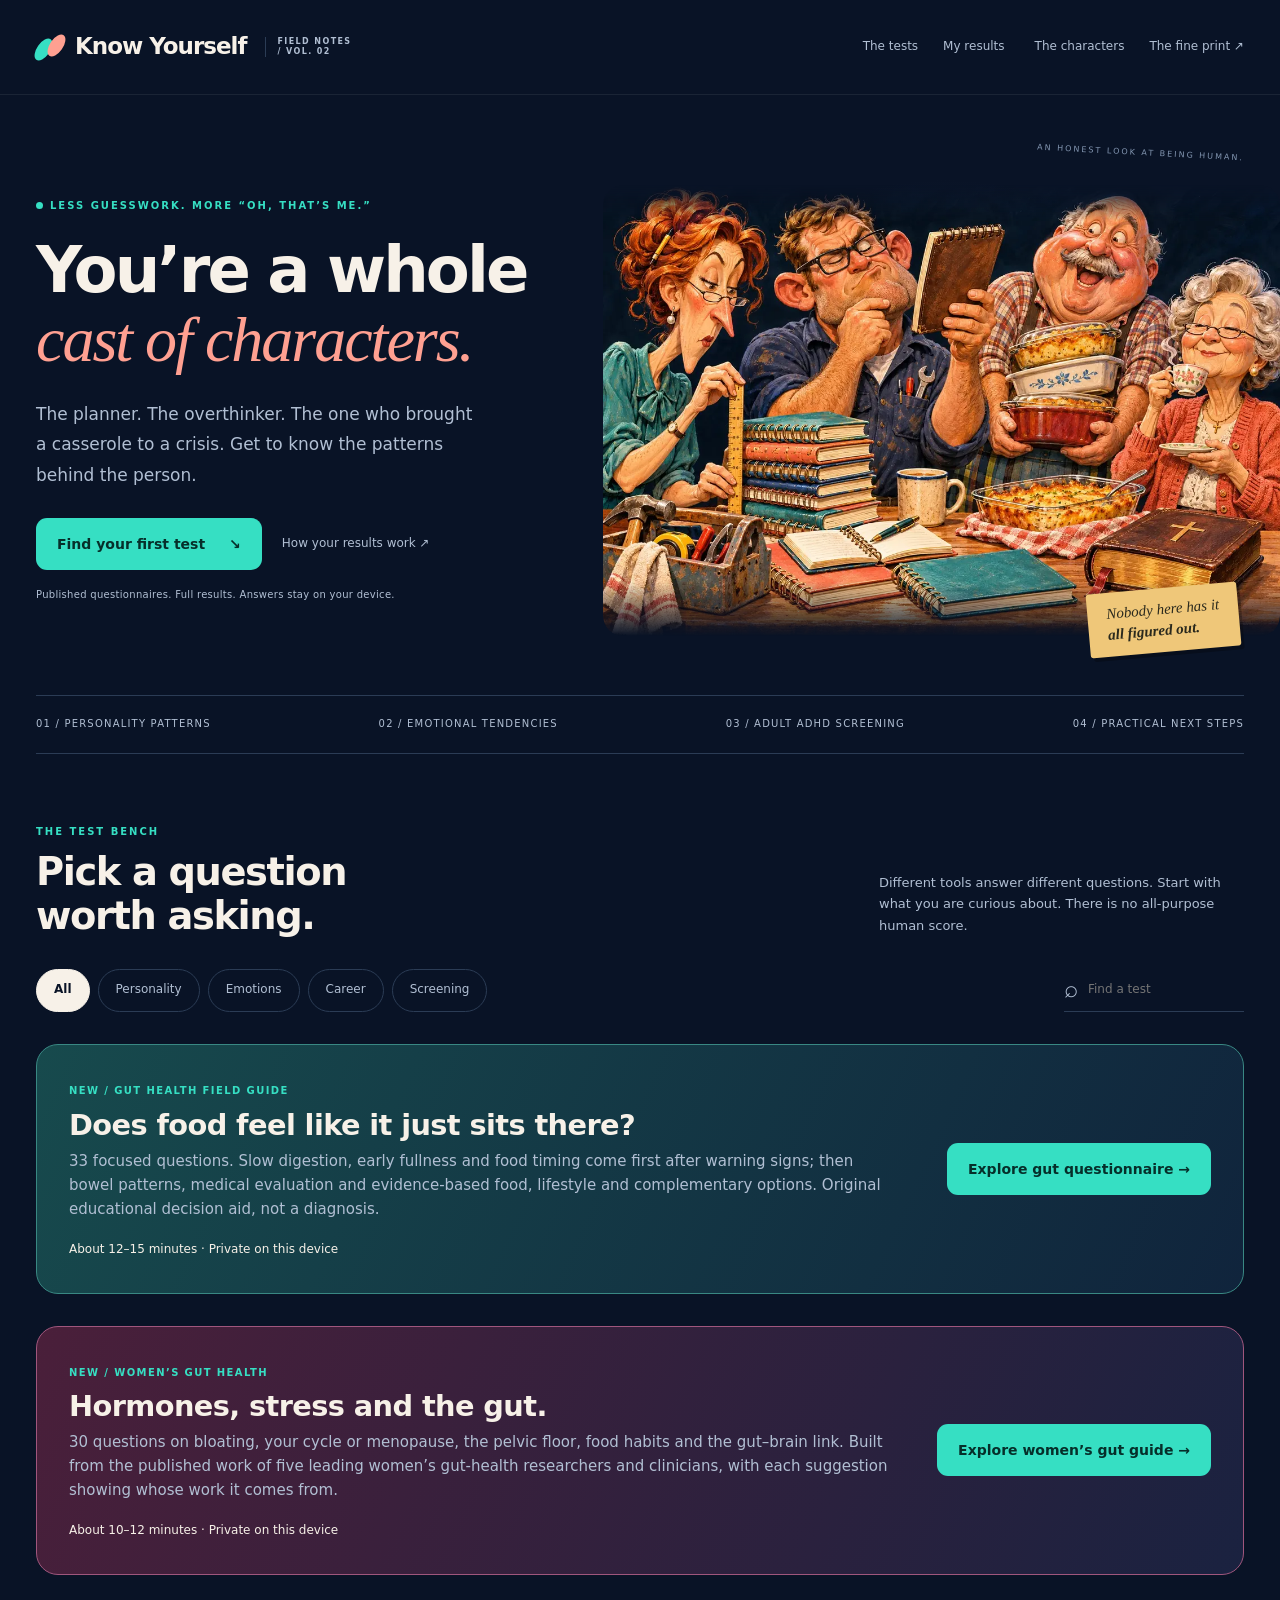
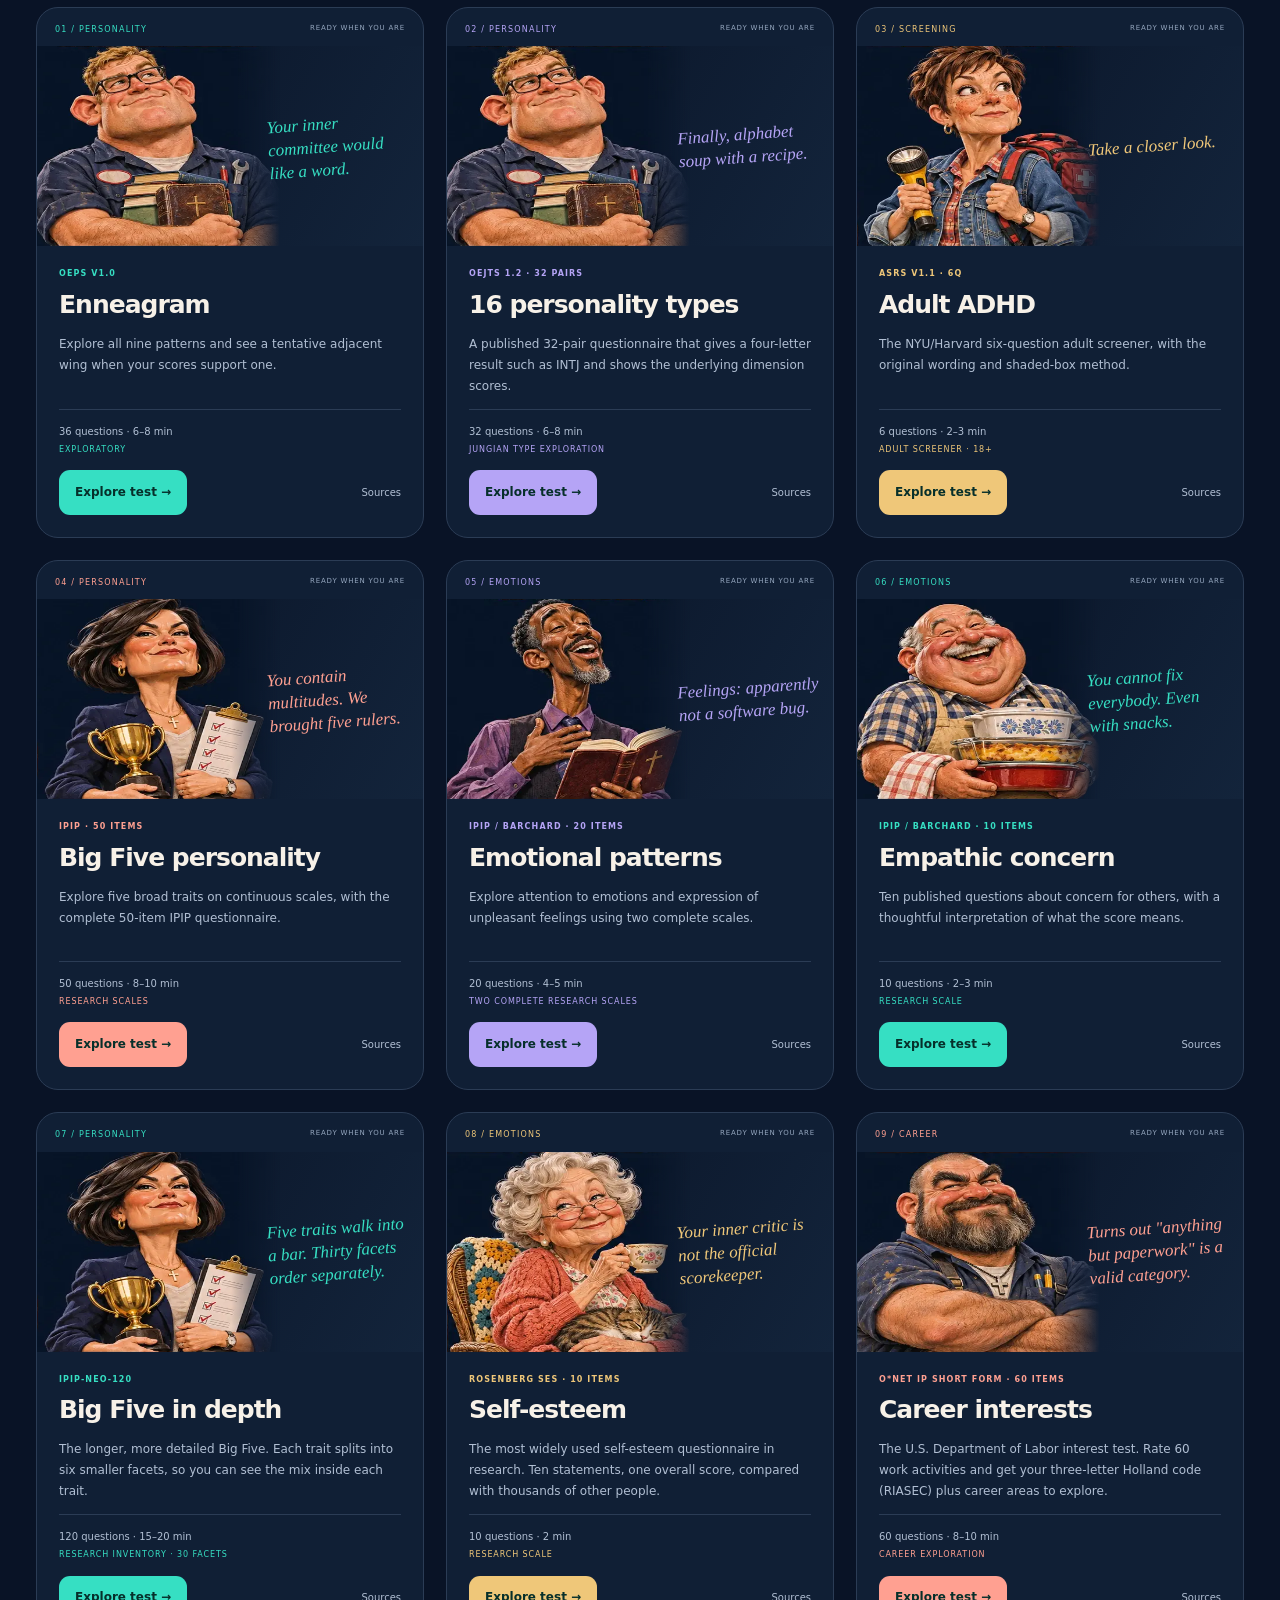
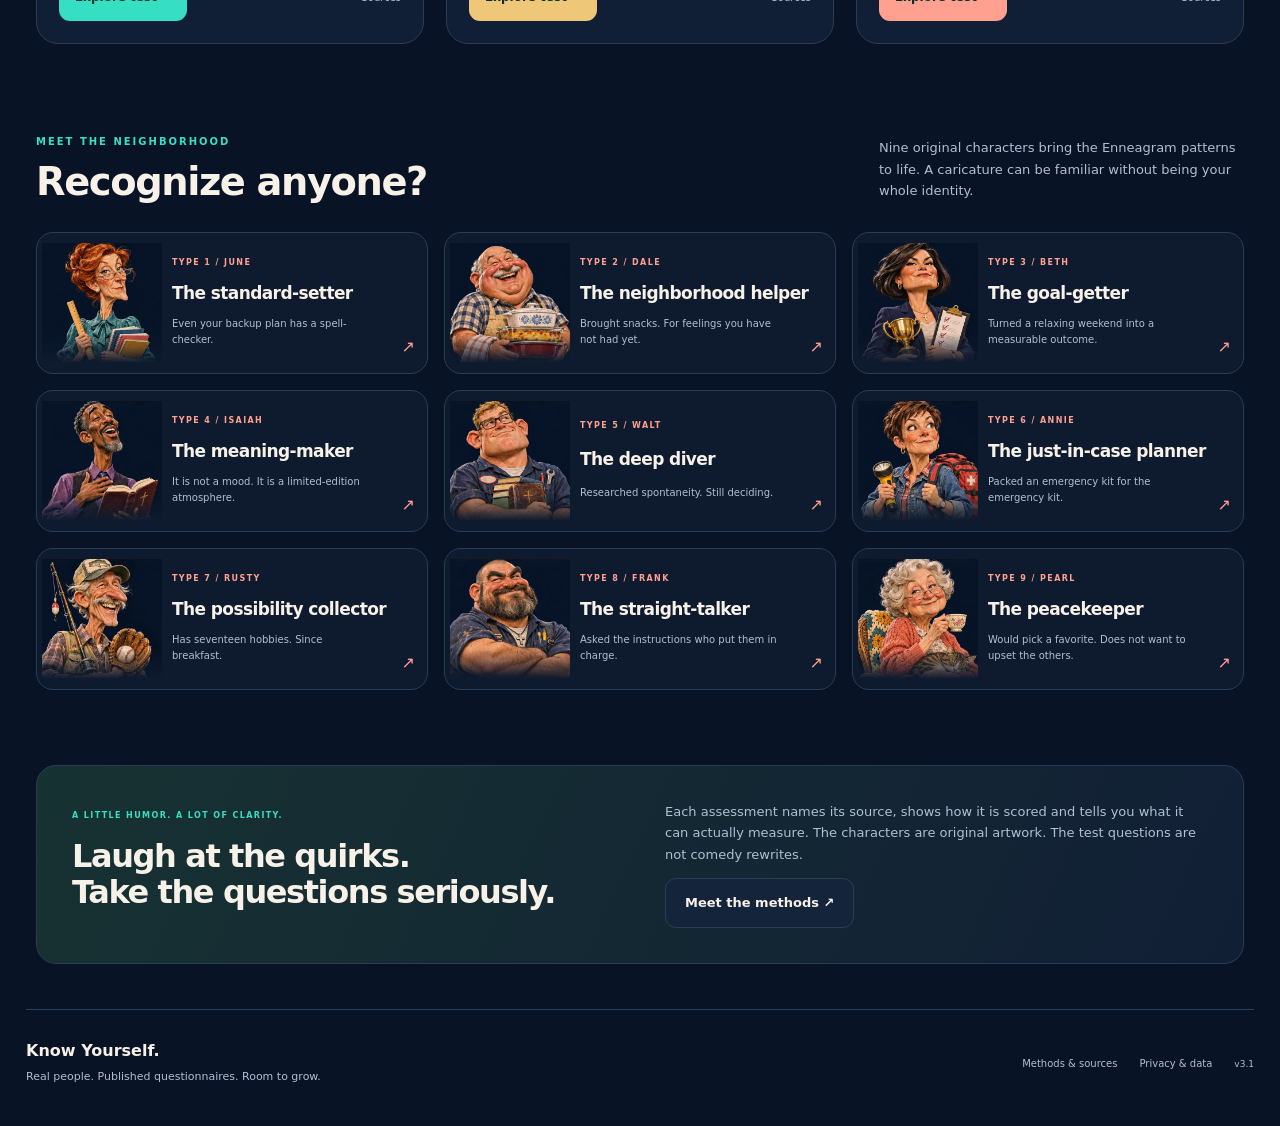
<file: index.html>
<!doctype html><html lang="en"><head><meta charset="utf-8"><meta name="viewport" content="width=device-width,initial-scale=1"><meta name="theme-color" content="#091326"><title>Know Yourself</title><meta http-equiv="refresh" content="0; url=./docs/"><link rel="canonical" href="./docs/"><script>location.replace('./docs/'+location.hash)</script><style>body{background:#091326;color:#f6efe6;font-family:system-ui,sans-serif;display:grid;place-items:center;min-height:100vh;margin:0}a{color:#38e0c6}</style></head><body><p>Opening <a href="./docs/">Know Yourself</a>…</p></body></html>
</file>
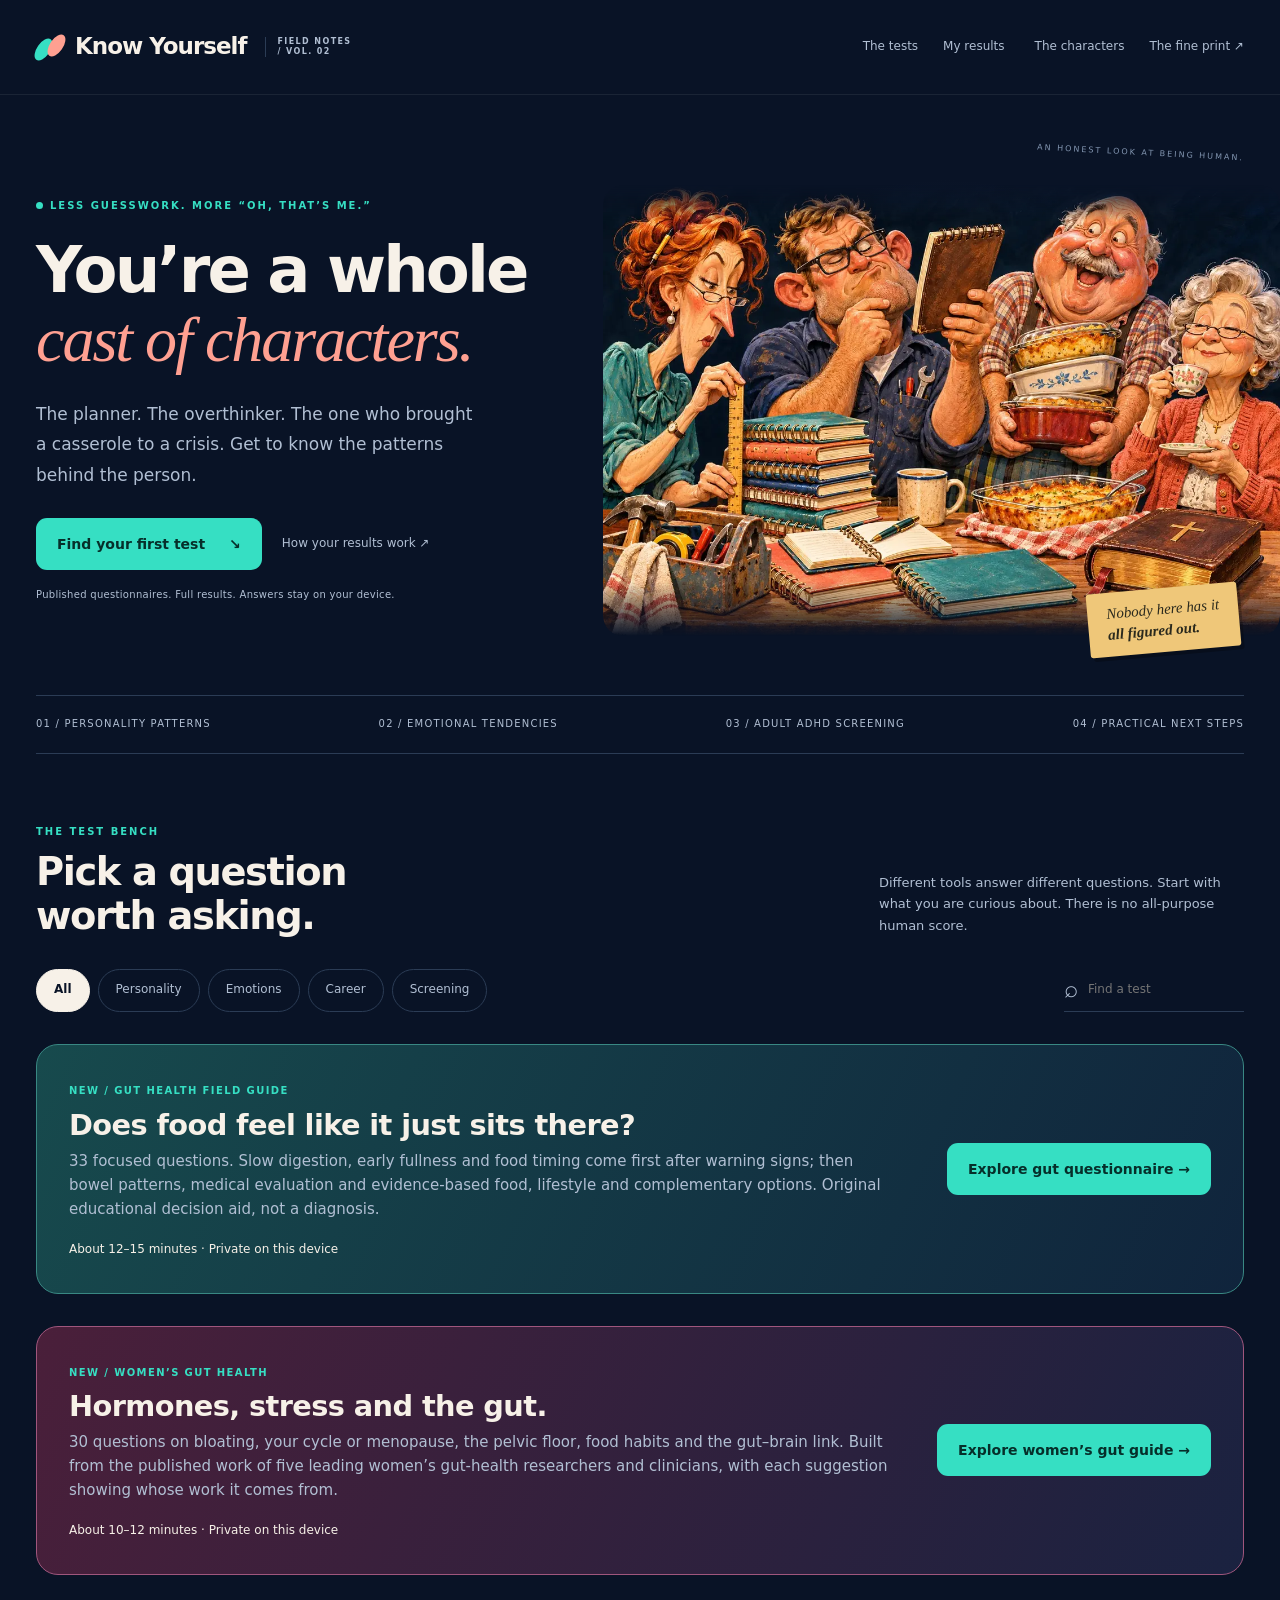
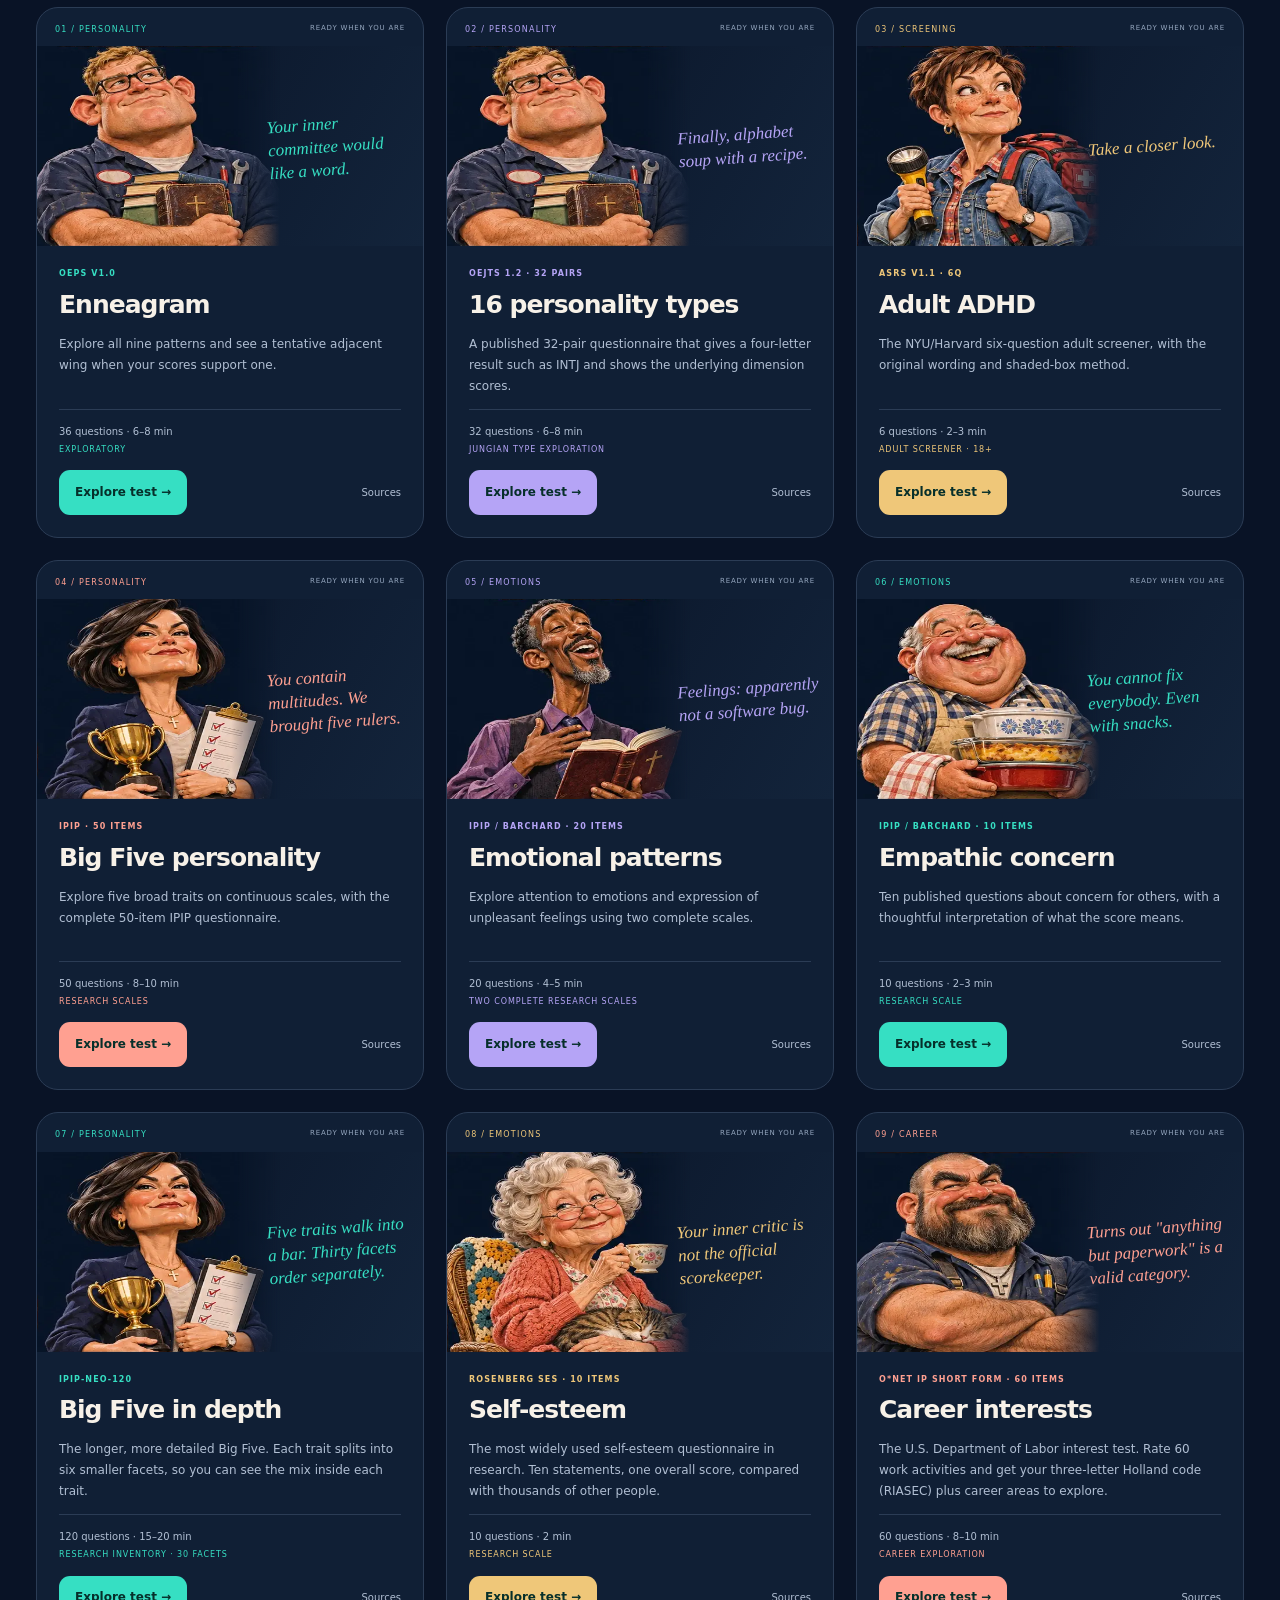
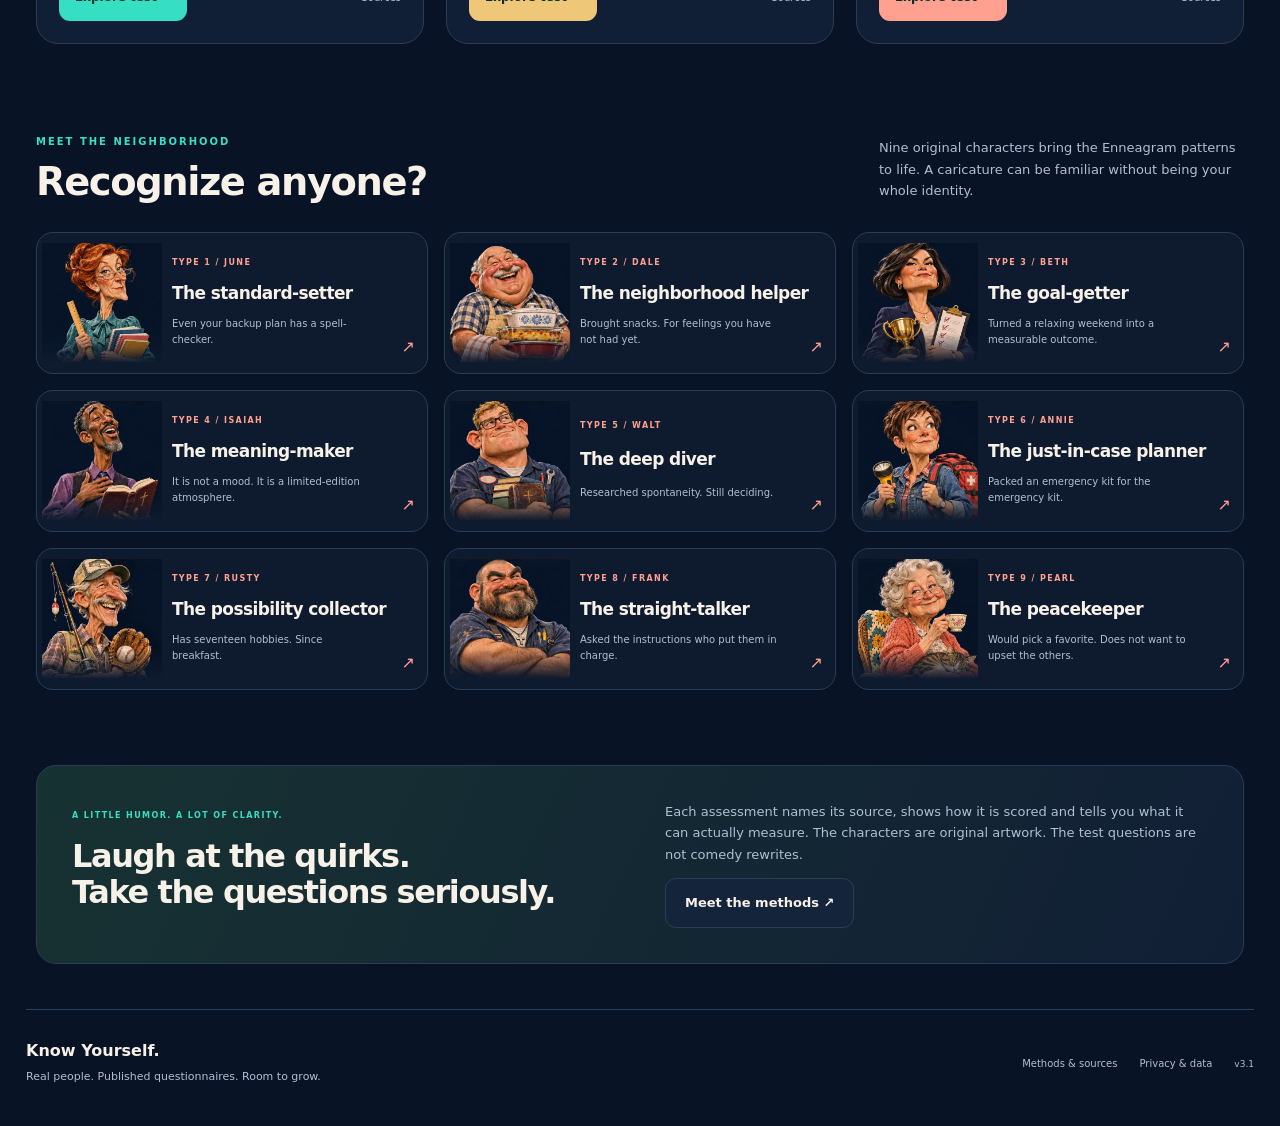
<file: docs/index.html>
<!doctype html><html lang="en"><head><meta charset="utf-8"><meta name="viewport" content="width=device-width,initial-scale=1,viewport-fit=cover"><meta name="theme-color" content="#091326"><meta name="description" content="Explore Enneagram wings, 16 personality types, Big Five with 30 facets, self-esteem, career interests, adult ADHD screening, emotional patterns, empathy and a guided gut-health questionnaire with published questionnaires and original caricatures."><title>Know Yourself — A whole cast of characters.</title><link rel="icon" href="assets/favicon-32.png" type="image/png" sizes="32x32"><link rel="apple-touch-icon" href="assets/apple-touch-icon.png"><meta name="apple-mobile-web-app-capable" content="yes"><meta name="mobile-web-app-capable" content="yes"><meta name="apple-mobile-web-app-title" content="Know Yourself"><meta name="apple-mobile-web-app-status-bar-style" content="black-translucent"><link rel="manifest" href="manifest.webmanifest"><link rel="stylesheet" href="style.css"><script defer src="profiles.js"></script><script defer src="catalog.js"></script><script defer src="norms.js"></script><script defer src="extras-data.js"></script><script defer src="engine.js"></script><script defer src="gut-data.js"></script><script defer src="gut.js"></script><script defer src="wgut-data.js"></script><script defer src="wgut.js"></script><script defer src="extras.js"></script><script defer src="app.js"></script></head><body><a class="skip" href="#main">Skip to content</a><header><a class="brand" href="#home" aria-label="Know Yourself home"><span class="brandmark" aria-hidden="true"><i></i><i></i></span>Know Yourself<span class="edition">FIELD NOTES / VOL. 02</span></a><nav aria-label="Main navigation"><a href="#tests">The tests</a><a href="#notes">My results <span id="notesCount"></span></a><a href="#cast">The characters</a><button class="textbtn" data-action="methods">The fine print ↗</button></nav></header><div id="storageWarning" class="notice" hidden>Browser saving is unavailable. Keep this tab open to retain your answers.</div><main id="main" tabindex="-1"></main><footer><div><b>Know Yourself.</b><p>Real people. Published questionnaires. Room to grow.</p></div><div><button class="textbtn" data-action="methods">Methods & sources</button><button class="textbtn" data-action="privacy">Privacy & data</button><span>v3.1</span></div></footer><dialog id="modal" aria-labelledby="modalTitle"><div class="dialoghead"><h2 id="modalTitle"></h2><button class="iconbtn" id="closeModal" aria-label="Close dialog">×</button></div><div id="modalBody"></div></dialog><div id="toast" role="status" aria-live="polite"></div></body></html>
</file>
<file: docs/style.css>
:root{color-scheme:dark;--bg:#091326;--panel:#101f35;--line:#2b3c55;--ink:#f7f1e8;--muted:#b1bfd3;--teal:#36dfc3;--coral:#ffa091;--gold:#efc779;--violet:#b5a4f6;--r:22px}*{box-sizing:border-box}html{scroll-padding-top:20px}body{margin:0;background:var(--bg);color:var(--ink);font:15px/1.65 system-ui,-apple-system,BlinkMacSystemFont,'Segoe UI',sans-serif}button,input,a{touch-action:manipulation}button{font:inherit;cursor:pointer}a{color:inherit;text-decoration:none}button,a{-webkit-tap-highlight-color:transparent}button:disabled{opacity:.4;cursor:not-allowed}button:focus-visible,a:focus-visible,input:focus-visible,summary:focus-visible{outline:3px solid var(--coral);outline-offset:4px}main:focus{outline:none}.skip{position:fixed;top:-90px;left:10px;background:var(--teal);color:var(--bg);padding:10px;z-index:100}.skip:focus{top:10px}header{max-width:1420px;margin:auto;padding:25px 36px;display:flex;justify-content:space-between;align-items:center;gap:25px;border-bottom:1px solid #ffffff12}.brand{font-weight:850;font-size:23px;letter-spacing:-1px;display:flex;align-items:center;gap:10px;white-space:nowrap}.brandmark{width:29px;height:28px;position:relative;display:block;flex-shrink:0}.brandmark i{position:absolute;left:1px;top:4px;width:13px;height:25px;border-radius:100%;transform:rotate(35deg);background:var(--teal)}.brandmark i+i{left:14px;top:0;background:var(--coral)}.edition{font-size:8px;letter-spacing:1.4px;color:var(--muted);padding-left:12px;margin-left:8px;border-left:1px solid var(--line);line-height:1.3;max-width:90px;white-space:normal}nav{display:flex;align-items:center;gap:25px;color:var(--muted);font-size:12px}nav a{min-height:44px;display:flex;align-items:center;gap:5px}nav a:hover,.textbtn:hover,.quietlink:hover{color:var(--teal)}#notesCount:not(:empty){display:inline-flex;background:#173a38;color:var(--teal);border-radius:20px;min-width:21px;height:21px;align-items:center;justify-content:center;font-size:10px}main{max-width:1300px;margin:auto;padding:0 36px;min-height:75vh}h1,h2,h3,h4,p{margin-top:0}h1{font-size:clamp(42px,5vw,67px);line-height:1.08;letter-spacing:-2.9px;font-weight:850;margin-bottom:24px}h1 em,h2 em{font-family:Georgia,serif;font-weight:500;color:var(--coral);letter-spacing:-2px}h2{font-size:clamp(28px,3vw,40px);line-height:1.15;letter-spacing:-1.4px;margin-bottom:17px}h3{font-size:20px;line-height:1.3;letter-spacing:-.6px;margin-bottom:12px}p{color:var(--muted)}.eyebrow,.label,.sectionlabel{font-size:10px;letter-spacing:2px;line-height:1.6;font-weight:750;text-transform:uppercase;color:var(--teal)}.eyebrow{margin-bottom:22px;display:block}.label{letter-spacing:1.4px}.liveDot{display:inline-block;width:7px;height:7px;border-radius:100%;background:var(--teal);margin-right:7px}.textbtn{background:none;border:0;color:inherit;min-height:44px;padding:10px 0;font-size:12px;text-align:left}.primary{display:inline-flex;justify-content:center;align-items:center;gap:24px;min-height:52px;border:1px solid transparent;background:var(--teal);color:#062f2a;border-radius:11px;padding:13px 20px;line-height:1.45;font-weight:800;font-size:14px;transition:transform .15s,background .15s}.primary:hover{background:#70edd9;transform:translateY(-1px)}.secondary{display:inline-flex;align-items:center;justify-content:center;min-height:50px;border:1px solid var(--line);background:#14243a;color:var(--ink);border-radius:11px;padding:12px 19px;font-size:13px;font-weight:650}.secondary:hover{border-color:var(--teal)}.quietlink{font-size:12px;color:var(--muted);min-height:44px;display:inline-flex;align-items:center}.inlineactions{display:flex;align-items:center;gap:20px;flex-wrap:wrap}.hero{display:grid;grid-template-columns:1fr 1fr;gap:10px;padding:65px 0 43px;align-items:center}.herocopy{position:relative;z-index:1}.herointro{font-size:17px;line-height:1.8;max-width:450px;margin-bottom:28px}.herofoot{font-size:10px;letter-spacing:.3px;margin-top:17px}.herostage{min-width:0;position:relative;border-radius:26px;background:radial-gradient(ellipse at center,#1d304c 0,transparent 65%);padding:25px 0 16px}.stageindex{position:absolute;top:-14px;right:0;font-size:8px;color:#8396b1;letter-spacing:2px;transform:rotate(3deg)}.herostage img{width:113%;height:auto;margin-left:-7%;display:block;border-radius:20px;mask-image:linear-gradient(to bottom,transparent,black 8%,black 88%,transparent)}.pencap{position:absolute;bottom:0;right:5px;font:italic 15px/1.4 Georgia,serif;transform:rotate(-5deg);background:var(--gold);color:#2a291d;border-radius:3px;padding:11px 19px;box-shadow:3px 4px 0 #0004}.pencap strong{font-weight:700}.ticker{border-block:1px solid var(--line);padding:20px 0;display:flex;justify-content:space-between;gap:12px;font-size:10px;letter-spacing:1.2px;color:var(--muted);text-transform:uppercase}.testsection{padding:70px 0 25px}.sectionhead{display:flex;justify-content:space-between;align-items:end;gap:35px;margin-bottom:28px}.sectionhead .eyebrow{margin-bottom:10px}.sectionhead h2{margin-bottom:0}.sectionhead>p{max-width:365px;margin-bottom:2px;font-size:13px}.filterrow{display:flex;align-items:center;justify-content:space-between;margin:30px 0 24px;gap:20px}.filters{display:flex;gap:8px;flex-wrap:wrap}.filter{min-height:43px;border:1px solid var(--line);background:transparent;color:var(--muted);border-radius:30px;padding:8px 17px;font-size:12px}.filter.active{background:var(--ink);color:var(--bg);border-color:var(--ink);font-weight:750}.filter:hover{border-color:var(--teal)}.search{display:flex;align-items:center;gap:8px;border-bottom:1px solid var(--line);min-width:180px;color:var(--muted);font-size:24px}.search input{font:inherit;font-size:12px;background:none;color:var(--ink);width:140px;border:0;min-height:43px;outline-offset:0}.testgrid{display:grid;grid-template-columns:repeat(3,1fr);gap:22px}.testcard{--accent:var(--teal);border:1px solid var(--line);border-radius:var(--r);background:var(--panel);overflow:hidden;display:flex;flex-direction:column;transition:border-color .2s,transform .2s}.testcard.coral{--accent:var(--coral)}.testcard.gold{--accent:var(--gold)}.testcard.violet{--accent:var(--violet)}.testcard:hover{border-color:var(--accent);transform:translateY(-3px)}.cardtop{padding:15px 18px 10px;display:flex;justify-content:space-between;gap:8px;text-transform:uppercase;font-size:8px;letter-spacing:1.2px;color:var(--accent)}.cardstatus{color:#95a7bf;font-size:7px;letter-spacing:.8px}.cardillustration{position:relative;height:200px;display:flex;align-items:center;justify-content:flex-start;background:linear-gradient(120deg,#091326,#13243b)}.portrait{background-image:url('assets/cast.webp');background-size:300% 300%;background-position:var(--px) var(--py);background-repeat:no-repeat;aspect-ratio:1;flex-shrink:0}.cardillustration .portrait{width:63%;height:100%;aspect-ratio:auto;mask-image:linear-gradient(to right,black 80%,transparent)}.scribble{max-width:43%;margin-left:-12px;padding-right:12px;font:italic 17px/1.35 Georgia,serif;color:var(--accent);transform:rotate(-4deg)}.cardcopy{padding:22px;flex:1;display:flex;flex-direction:column}.cardcopy .label{font-size:8px;letter-spacing:1.1px;color:var(--accent)}.cardcopy h3{font-size:25px;margin:8px 0 12px;letter-spacing:-1px}.cardcopy>p{font-size:12px;line-height:1.75;flex:1;min-height:62px}.cardmeta{display:flex;flex-direction:column;gap:3px;padding:14px 0;border-top:1px solid var(--line);font-size:10px;color:var(--muted)}.cardmeta span+span{font-size:8px;letter-spacing:.9px;text-transform:uppercase;color:var(--accent)}.cardactions{display:flex;justify-content:space-between;gap:14px;align-items:center}.cardactions .primary{min-height:45px;font-size:12px;padding:10px 15px;background:var(--accent)}.cardactions .textbtn{font-size:10px;color:var(--muted)}.miniProgress{height:3px;margin-top:18px;border-radius:3px;overflow:hidden;background:var(--line)}.miniProgress i{height:100%;background:var(--accent);display:block}.officialcard{margin-top:24px;padding:24px 28px;display:grid;grid-template-columns:1.3fr 1fr;gap:28px;border:1px dashed #48536a;border-radius:18px;background:#0d192c}.officialcard h3{font-size:19px;margin:7px 0}.officialcard p{font-size:12px;max-width:520px;margin-bottom:0}.officialcard>div+div{align-self:center;display:flex;flex-direction:column;gap:8px}.officialcard a{color:var(--teal);font-size:13px}.officialcard .small{color:var(--muted);font-size:10px}.castsection{padding:65px 0 10px}.castgrid{display:grid;grid-template-columns:repeat(3,1fr);gap:16px}.castcard{text-align:left;background:#0e1b2e;color:var(--ink);border:1px solid var(--line);border-radius:17px;padding:0 21px 20px;overflow:hidden;position:relative}.castcard:hover{border-color:var(--coral)}.castcard .portrait{width:100%;aspect-ratio:1.4;mask-image:linear-gradient(to bottom,black 75%,transparent)}.castcard .label{font-size:8px;color:var(--coral)}.castcard h3{font-size:20px;margin:8px 0}.castcard p{font-size:11px;margin-bottom:0;max-width:85%;min-height:36px}.castarrow{position:absolute;right:20px;bottom:20px;color:var(--coral);font-size:23px}.principles{display:grid;grid-template-columns:1fr 1fr;gap:50px;margin:65px 0 45px;padding:35px;border:1px solid var(--line);border-radius:20px;background:linear-gradient(115deg,#173232,#111f35)}.principles h2{font-size:32px;margin-top:12px}.principles p{font-size:13px}.principles .label{font-size:8px}footer{max-width:1228px;margin:35px auto 0;padding:28px 0 35px;display:flex;justify-content:space-between;gap:20px;border-top:1px solid var(--line);font-size:11px;color:var(--muted)}footer b{font-size:16px;color:var(--ink)}footer p{margin:4px 0}footer>div+div{display:flex;align-items:center;gap:22px}footer .textbtn{font-size:10px}footer span{font-size:9px}.small{font-size:12px}.notice{max-width:1228px;margin:10px auto;padding:13px 20px;color:#ffe1ab;background:#473724;font-size:12px}.testwrap{max-width:1030px;margin:28px auto 60px}.testhead,.testtop{display:flex;justify-content:space-between;gap:20px;font-size:11px;color:var(--muted)}.testhead{align-items:center;min-height:44px}.testhead span{color:var(--teal);font-size:10px}.testtitle{display:flex;align-items:center;justify-content:space-between;gap:20px;margin:22px 0}.testtitle h2{font-size:25px;margin:7px 0 0}.testtitle .label{font-size:8px}.testtitle .textbtn{font-size:10px;color:var(--muted)}.testtop{margin-bottom:10px}.progress{height:5px;background:#273a56;border-radius:8px;overflow:hidden;margin-bottom:30px}.progress i{display:block;height:100%;background:var(--teal);transition:width .3s}.questionlayout{display:grid;grid-template-columns:.7fr 1fr;gap:50px}.testguide{position:sticky;top:20px;border:1px solid var(--line);border-radius:20px;overflow:hidden;align-self:start;background:var(--panel)}.testguide .portrait{width:100%;aspect-ratio:1.12}.testguide>div:not(.portrait){padding:20px}.testguide h3{font-size:24px;margin:8px 0}.testguide p{font-size:12px;margin:0}.testguide .label{font-size:8px}.instructions{font-size:12px;line-height:1.65;margin-bottom:20px}.question h1{font-size:30px;letter-spacing:-1px;line-height:1.28;margin-bottom:24px}.answers{display:flex;flex-direction:column;gap:9px}.answer{display:flex;align-items:center;gap:14px;min-height:56px;padding:13px 17px;border:1px solid #415676;background:#172941;border-radius:11px;color:var(--ink);text-align:left;font-weight:600;font-size:14px}.answer:hover{border-color:var(--teal)}.answer.selected{background:var(--teal);color:#062c28;border-color:var(--teal)}.radio{width:19px;height:19px;border:1.5px solid currentColor;border-radius:50%;display:flex;align-items:center;justify-content:center;flex-shrink:0}.selected .radio:after{content:'';width:9px;height:9px;border-radius:50%;background:currentColor}.questionnav{display:flex;justify-content:space-between;gap:18px;margin:24px 0 16px}.questionnav .primary{min-width:140px}.review{color:var(--muted);font-size:12px}.review summary{cursor:pointer;min-height:44px;padding:10px 0}.reviewgrid{display:grid;grid-template-columns:repeat(8,1fr);gap:6px;margin-top:12px}.reviewgrid button{min-height:44px;border:1px solid var(--line);background:#0e1b2f;color:var(--muted);border-radius:7px;font-size:11px}.reviewgrid .filled{background:#17423c;color:var(--teal)}.reviewgrid .current{outline:2px solid var(--coral)}.clinical .instructions{background:#ebedf0;color:#30343a;padding:17px;border-radius:10px}.clinical .answer{background:#fff;color:#18202a;border-color:#7d858e}.clinical .answer.shaded{background:#cbd0d5}.clinical .answer.selected{box-shadow:0 0 0 3px var(--teal);border-color:#24393b}.clinical .answer.selected .radio{background:#0d4540;color:white;border-color:#0d4540}.clinical .answer.selected .radio:after{background:white}.clinical .answer:hover{outline:1px solid #7c8994}.shadelegend{display:flex;align-items:center;gap:8px;font-size:10px;margin:14px 0;color:var(--muted)}.shadelegend i{display:inline-block;width:13px;height:13px;background:#cbd0d5;border-radius:2px}.attribution{font-size:10px;line-height:1.7;margin-top:24px;padding-top:18px;border-top:1px solid var(--line);color:var(--muted)}.report{padding:28px 0 45px}.reporttop{display:flex;justify-content:space-between;gap:20px;font-size:11px;color:var(--muted);margin-bottom:32px}.reportheading{max-width:850px;margin:0 auto 35px;text-align:center}.reportheading .eyebrow{margin:20px 0 17px}.reportheading h1{font-size:clamp(35px,4.3vw,55px);letter-spacing:-2px}.reportheading>p{font-size:15px;max-width:720px;margin:0 auto}.resultsplit{display:grid;grid-template-columns:1fr 1fr;gap:26px;margin-bottom:32px}.characterpanel{border:1px solid var(--line);border-radius:24px;background:var(--panel);overflow:hidden}.characterpanel .portrait{width:100%;aspect-ratio:1.4}.characterpanel>div:not(.portrait){padding:5px 26px 26px}.characterpanel .label{font-size:8px}.characterpanel h2{font-size:29px;margin-top:8px}.characterpanel p{font-size:13px}.characterpanel .joke{font:italic 25px/1.35 Georgia,serif;color:var(--coral);margin-bottom:17px}.scorepanel{background:var(--panel);border:1px solid var(--line);border-radius:24px;padding:28px}.scorepanel h2{font-size:25px}.scorepanel p{font-size:13px}.scorepanel .small{font-size:11px}.typescore{display:grid;grid-template-columns:115px 1fr 44px;gap:12px;align-items:center;width:100%;min-height:42px;background:none;border:0;color:var(--ink);padding:2px 0;text-align:left;font-size:11px}.typescore:hover{color:var(--teal)}.typescore b{text-align:right;font-size:12px}.typescore small{font-size:9px;color:var(--muted);font-weight:400}.track{display:block;height:10px;background:#2a3d57;border-radius:20px;overflow:hidden;min-width:0}.track i{display:block;height:100%;background:#7b9bbd;border-radius:20px}.typescore.top .track i{background:var(--teal)}.typescore.top{color:var(--teal)}.resultnotice{background:#443726;color:#ffe1ab!important;padding:13px;border-radius:10px;font-size:11px!important;margin:18px 0 0}.sectionlabel{color:var(--coral);margin:35px 0 17px;font-size:9px}.insightgrid{display:grid;grid-template-columns:repeat(auto-fit,minmax(285px,1fr));gap:17px}.insight{padding:25px;border:1px solid var(--line);border-radius:18px;background:#102037}.insight h3{font-size:18px;color:var(--teal)}.insight p{font-size:12px;line-height:1.8;margin-bottom:0}.nextstep{border-top:1px solid var(--line);margin-top:18px;padding-top:16px}.nextstep>span{font-size:8px;letter-spacing:1.4px;color:var(--coral);font-weight:750}.nextstep p{margin-top:7px}.reportactions{display:flex;justify-content:center;align-items:center;gap:12px;flex-wrap:wrap;margin:32px 0}.reportsource{padding:23px;background:#0d1a2d;border:1px solid var(--line);border-radius:17px;color:var(--muted);font-size:11px;line-height:1.8}.reportsource p{margin:12px 0 0}.related{margin:50px 0 0}.related h2{font-size:25px}.relatedgrid{display:grid;grid-template-columns:repeat(3,1fr);gap:15px}.relatedcard{display:flex;flex-direction:column;align-items:start;gap:9px;text-align:left;padding:22px;background:var(--panel);border:1px solid var(--line);color:var(--ink);border-radius:15px}.relatedcard:hover{border-color:var(--teal)}.relatedcard b{font-size:16px}.relatedcard>span:last-child{font-size:10px;color:var(--muted)}.relatedcard .label{font-size:8px}.rawbar{margin:25px 0}.barheading{display:flex;justify-content:space-between;align-items:center;gap:15px;font-size:12px;margin-bottom:10px}.barheading>span{font-size:18px;color:var(--teal);font-weight:750}.barheading small{font-size:10px;color:var(--muted);font-weight:400}.rawbar .track{height:9px}.rawbar .track i{background:var(--teal)}.ends{display:flex;justify-content:space-between;gap:35px;color:var(--muted);font-size:8px;line-height:1.4;margin-top:8px}.ends span{max-width:47%}.ends span+span{text-align:right}.rawbar>p{font-size:11px}.clinicalsummary{background:#f4f1e9;color:#18283a;border-radius:24px;padding:32px;align-self:stretch}.clinicalsummary .label{color:#376156;font-size:9px}.screenCount{font-size:105px;letter-spacing:-7px;font-weight:850;line-height:1.2;margin:22px 0 10px}.screenCount span{font-size:35px;color:#6a7986;letter-spacing:-2px}.clinicalsummary h2{font-size:27px}.clinicalsummary p{color:#4a5b68;font-size:13px}.answerreview{background:#102037;border:1px solid var(--line);border-radius:16px;padding:8px 22px;color:var(--muted)}.answerreview summary{min-height:44px;cursor:pointer;padding:10px 0;font-size:12px}.answerlist article{border-top:1px solid var(--line);padding:18px 0;font-size:12px}.answerlist p{margin:7px 0 0;color:var(--teal)}.examplebanner{padding:15px 20px;border:1px solid #876c42;border-radius:10px;background:#423524;color:#ffe0ab;text-align:center;font-size:11px;margin-bottom:28px}.notes{padding:55px 0 45px}.notes>h1{font-size:54px}.pageintro{font-size:14px;max-width:600px}.notestats{display:grid;grid-template-columns:repeat(3,1fr);gap:25px;border-block:1px solid var(--line);padding:24px 0;margin:30px 0 40px}.notestats>div{display:flex;align-items:center;gap:15px}.notestats b{font-size:40px;color:var(--teal);letter-spacing:-2px}.notestats span{font-size:11px;color:var(--muted)}.notes>h2{font-size:25px}.notesgrid{display:grid;grid-template-columns:repeat(2,1fr);gap:20px;margin-bottom:40px}.notecard{display:flex;align-items:center;gap:15px;padding:20px;background:var(--panel);border:1px solid var(--line);border-radius:19px}.notecard .portrait{width:130px;border-radius:13px}.notecard .label{font-size:8px}.notecard h3{font-size:20px;margin:6px 0}.notecard p{font-size:11px;margin-bottom:12px}.notecard .primary{font-size:11px;min-height:42px;padding:9px 14px}.emptyboard{padding:35px;border:1px dashed #456078;border-radius:20px;margin:25px 0 45px}.emptyboard h2{font-size:29px}.emptyboard p{font-size:13px}.historytitle{margin-top:40px}.historylist{border:1px solid var(--line);border-radius:14px;overflow:hidden}.historyrow{display:flex;justify-content:space-between;gap:20px;min-height:60px;width:100%;padding:18px 23px;text-align:left;background:var(--panel);border:0;border-bottom:1px solid var(--line);color:var(--ink);font-size:12px}.historyrow:last-child{border-bottom:0}.historyrow span+span{color:var(--muted);font-size:10px}.endnote{border:1px solid var(--line);background:#0d1a2e;padding:22px;border-radius:15px;font-size:11px;color:var(--muted);margin-top:35px}.endnote .textbtn{margin-left:12px}.empty{padding:40px;color:var(--muted);grid-column:1/-1}dialog{color:var(--ink);background:#112036;border:1px solid #455873;border-radius:24px;padding:27px;max-width:700px;width:calc(100% - 32px);max-height:88vh;box-shadow:0 40px 120px #000a}dialog::backdrop{background:#030814c9;backdrop-filter:blur(7px)}.dialoghead{display:flex;justify-content:space-between;align-items:start;gap:24px}.dialoghead h2{font-size:30px;margin:7px 0 23px}.iconbtn{width:44px;height:44px;border:1px solid var(--line);color:var(--ink);background:none;border-radius:50%;font-size:27px;flex-shrink:0}.dialogart{width:240px;margin:0 auto 20px;border-radius:20px}dialog p{font-size:13px;line-height:1.8}dialog h3{font-size:18px;margin:24px 0 12px}dialog .label{font-size:9px}dialog .dialogjoke{font:italic 24px/1.4 Georgia,serif;color:var(--coral);margin-top:16px}dialog a{color:var(--teal);text-decoration:underline;overflow-wrap:anywhere}dialog .small{font-size:10px}.introStats{display:grid;grid-template-columns:repeat(3,1fr);padding:20px 0;margin:20px 0;border-block:1px solid var(--line);gap:20px}.introStats span{font-size:11px;color:var(--muted)}.introStats b{display:block;color:var(--teal);font-size:22px;letter-spacing:-.7px}.methodnote{background:#1a3046;border:1px solid #35516b;border-radius:12px;padding:16px;color:var(--muted);font-size:12px}.methodcard{padding:22px 0;border-bottom:1px solid var(--line)}.methodcard h3{margin:8px 0}.methodcard p{font-size:12px}.danger{color:var(--coral);border-color:#885b55}.sr-only{position:absolute;width:1px;height:1px;overflow:hidden;clip:rect(0,0,0,0);white-space:nowrap}#toast{position:fixed;bottom:24px;left:50%;transform:translateX(-50%);padding:12px 20px;max-width:90%;background:#d9fff6;color:#153e36;border-radius:12px;font-size:12px;box-shadow:0 10px 40px #0007;opacity:0;pointer-events:none;transition:opacity .2s;z-index:99}#toast.show{opacity:1}@media(min-width:1100px){.castgrid{grid-template-columns:repeat(3,1fr)}.castcard{display:grid;grid-template-columns:115px 1fr;column-gap:15px;padding:10px 18px 10px 5px;align-items:center}.castcard .portrait{width:120px;aspect-ratio:1;grid-row:1/4}.castcard .label{align-self:end}.castcard h3{font-size:17px;margin:5px 0}.castcard p{font-size:10px;min-height:0;align-self:start}.castarrow{font-size:16px;bottom:12px;right:12px}}@media(max-width:1050px){.edition{display:none}.testgrid{grid-template-columns:repeat(2,1fr)}.hero{gap:20px}h1{font-size:53px}.herostage img{width:110%}nav{gap:17px}.cardillustration{height:220px}.castgrid{grid-template-columns:repeat(3,1fr)}.questionlayout{gap:28px}.notecard .portrait{width:100px}footer{margin-inline:36px}.notecard{padding:15px;gap:12px}.notecard .primary{font-size:10px}}@media(max-width:720px){header{padding:18px 20px;gap:12px;flex-wrap:wrap}.brand{font-size:22px}nav{width:100%;justify-content:space-between;gap:12px;font-size:11px;border-top:1px solid #ffffff0a;margin-top:7px;padding-top:5px}nav .textbtn{display:none}nav a{min-height:35px}main{padding:0 20px}h1{font-size:46px;letter-spacing:-2px}h1 em{letter-spacing:-1.6px}.hero{display:flex;flex-direction:column;gap:0;padding:30px 0 23px;align-items:stretch}.hero .eyebrow{font-size:8px;letter-spacing:1.4px;margin-bottom:16px}.herocopy h1{font-size:44px;line-height:1.1;margin-bottom:17px}.herointro{font-size:14px;line-height:1.8;margin-bottom:22px;max-width:100%}.herofoot{font-size:9px;margin:14px 0 0;line-height:1.7}.hero .inlineactions{gap:13px}.hero .primary{font-size:12px;gap:12px}.hero .quietlink{font-size:10px}.herostage{margin-top:32px;padding:0 0 10px;min-height:200px}.herostage img{width:100%;margin:0}.stageindex{font-size:7px;right:4px;top:-15px}.pencap{font-size:12px;padding:8px 13px;bottom:0;right:0}.ticker{display:grid;grid-template-columns:1fr 1fr;gap:12px;font-size:7px;letter-spacing:.8px;padding:17px 0}.testsection{padding:40px 0 0}.sectionhead{display:block;margin-bottom:20px}.sectionhead h2{font-size:31px;margin-bottom:14px}.sectionhead h2 br{display:none}.sectionhead>p{font-size:12px;max-width:100%}.sectionhead .eyebrow{font-size:8px}.filterrow{display:block;margin:23px 0 18px}.filters{gap:6px;flex-wrap:nowrap}.filter{font-size:10px;min-height:40px;padding:7px 12px;flex:1}.search{margin-top:15px;width:100%;min-height:40px}.search input{width:100%;font-size:12px}.testgrid{grid-template-columns:1fr;gap:18px}.cardtop{padding:15px 18px 8px;font-size:8px}.cardstatus{font-size:7px}.cardillustration{height:205px}.cardillustration .portrait{width:62%}.scribble{font-size:20px}.cardcopy{padding:21px}.cardcopy h3{font-size:27px}.cardcopy>p{min-height:0;font-size:13px}.cardmeta{font-size:11px}.cardmeta span+span{font-size:8px}.cardactions .primary{font-size:12px;min-height:48px;padding:11px 18px}.cardactions .textbtn{font-size:11px}.officialcard{grid-template-columns:1fr;padding:22px;gap:18px}.officialcard h3{font-size:19px}.officialcard .label{font-size:8px}.castsection{padding:45px 0 0}.castgrid{grid-template-columns:repeat(2,1fr);gap:11px}.castcard{padding:0 13px 17px;border-radius:14px}.castcard .portrait{aspect-ratio:1.1}.castcard h3{font-size:16px;margin:7px 0 9px}.castcard .label{font-size:7px;letter-spacing:1px}.castcard p{font-size:10px;min-height:55px;max-width:95%;padding-bottom:10px}.castarrow{font-size:16px;right:12px;bottom:8px}.principles{grid-template-columns:1fr;padding:24px;gap:5px;margin:40px 0 30px}.principles h2{font-size:27px}.principles p{font-size:12px}.principles .label{font-size:7px}footer{display:block;margin:15px 20px 0;padding:24px 0 30px}footer>div+div{margin-top:15px;gap:20px;flex-wrap:wrap}footer .textbtn{font-size:10px}.testwrap{margin-top:18px}.testhead{font-size:10px;gap:8px}.testhead span{font-size:9px}.testtitle{margin:15px 0 20px}.testtitle h2{font-size:23px}.testtitle .textbtn{font-size:9px;max-width:90px;text-align:right}.testtop{font-size:10px}.questionlayout{grid-template-columns:1fr;gap:22px}.testguide{display:flex;align-items:center;position:static;border-radius:14px;max-height:105px}.testguide .portrait{width:95px;height:100px;aspect-ratio:1}.testguide>div:not(.portrait){padding:12px 14px}.testguide .label{font-size:7px}.testguide h3{font-size:15px;margin:4px 0}.testguide p{font-size:10px;line-height:1.5}.progress{margin-bottom:22px}.question h1{font-size:27px;letter-spacing:-.8px;margin-bottom:22px;line-height:1.3}.instructions{font-size:11px;margin-bottom:16px}.clinical .instructions{padding:15px;font-size:11px}.answer{min-height:57px;font-size:13px;padding:13px 16px}.questionnav{gap:15px}.questionnav .primary{flex:1;max-width:240px}.reviewgrid{grid-template-columns:repeat(6,1fr)}.report{padding-top:21px}.reporttop{font-size:9px;margin-bottom:24px}.reportheading{text-align:left;margin-bottom:25px}.reportheading h1{font-size:36px;letter-spacing:-1.6px}.reportheading .eyebrow{font-size:8px;letter-spacing:1.5px}.reportheading p{font-size:13px}.resultsplit{grid-template-columns:1fr;gap:18px}.characterpanel .portrait{aspect-ratio:1.3}.characterpanel>div:not(.portrait){padding:0 23px 23px}.characterpanel h2{font-size:28px}.characterpanel .joke{font-size:24px}.characterpanel p{font-size:12px}.scorepanel{padding:23px}.scorepanel h2{font-size:23px}.scorepanel p{font-size:12px}.scorepanel .small{font-size:10px}.typescore{grid-template-columns:105px 1fr 38px;gap:9px;min-height:43px;font-size:10px}.insightgrid{grid-template-columns:1fr;gap:13px}.insight{padding:23px}.insight h3{font-size:18px}.insight p{font-size:12px}.sectionlabel{font-size:8px;letter-spacing:1.3px}.reportactions{justify-content:stretch;gap:10px}.reportactions .primary,.reportactions .secondary{width:100%}.reportactions .textbtn{flex:1;text-align:center}.related{margin-top:35px}.relatedgrid{grid-template-columns:1fr;gap:10px}.relatedcard{padding:20px;gap:6px}.related h2{font-size:24px}.rawbar{margin:25px 0}.barheading{font-size:11px}.ends{font-size:8px}.clinicalsummary{padding:26px}.clinicalsummary h2{font-size:26px}.screenCount{font-size:92px}.answerreview{padding:8px 18px}.answerlist{font-size:11px}.notes{padding-top:35px}.notes>h1{font-size:43px}.pageintro{font-size:12px}.notestats{gap:15px;padding:20px 0}.notestats>div{flex-direction:column;align-items:start;gap:0}.notestats b{font-size:35px}.notestats span{font-size:9px}.notesgrid{grid-template-columns:1fr;gap:13px}.notecard{padding:18px}.notecard .portrait{width:110px}.notecard h3{font-size:22px}.emptyboard{padding:24px}.emptyboard h2{font-size:26px}.emptyboard p{font-size:12px}.historyrow{padding:17px;font-size:11px}.historyrow span+span{font-size:9px;max-width:110px;text-align:right}.endnote{font-size:10px;padding:20px}.dialoghead h2{font-size:26px}dialog{padding:23px}.dialogart{width:210px}dialog p{font-size:12px}.introStats{gap:12px}.introStats b{font-size:21px}.introStats span{font-size:10px}.methodnote{font-size:11px}.attribution{font-size:9px}.shadelegend{font-size:9px}.examplebanner{font-size:10px}}@media(prefers-reduced-motion:reduce){*{transition:none!important;scroll-behavior:auto!important}}@media print{body{background:#fff;color:#17283a}header,footer,.reportactions,.related,.skip,#toast,dialog,.reporttop>a{display:none!important}main{max-width:none;padding:0}.reportheading{text-align:left}.reportheading h1{font-size:32px}.reportheading p,.reportsource,p{color:#34475a}.resultsplit{grid-template-columns:1fr 1fr;gap:15px}.characterpanel,.scorepanel,.insight,.reportsource{background:#fff;border-color:#b9c2cc;color:#142438;break-inside:avoid}.characterpanel .portrait{max-width:230px;margin:auto}.characterpanel p,.scorepanel p,.insight p{color:#34475a}.typescore{color:#142438}.insightgrid{grid-template-columns:1fr 1fr}.label,.eyebrow,.insight h3{color:#116758}.portrait,.track,.track i,.clinicalsummary{-webkit-print-color-adjust:exact;print-color-adjust:exact}.reporttop,.ends,.barheading small{color:#34475a}.reportsource{font-size:9px}.clinicalsummary{background:#f4f1e9}.answerreview{background:white;color:#142438;border-color:#bbc}}
.pairlabels{display:flex;justify-content:space-between;gap:1rem;margin:1rem 0;font-size:.9rem;color:#b7c9d7}.pairlabels strong:last-child{text-align:right}.pairlabels strong{max-width:47%}
.gutfeature{display:flex;align-items:center;justify-content:space-between;gap:2rem;padding:2rem;margin:2rem 0;border-radius:22px;background:linear-gradient(115deg,#174a4d,#10243c);border:1px solid #398883;color:#f7f1e8}.gutfeature h3{font-size:1.8rem;margin:.3rem 0}.gutfeature p{max-width:52rem;line-height:1.6}.gutfeature .primary{white-space:nowrap}.gutpage{max-width:1110px;margin:0 auto;padding:3rem 1.5rem 6rem}.gutpage>a{color:#88ead7}.guthero{margin:3rem auto 0;max-width:850px}.guthero h1,.gutreport h1{font-size:clamp(2.7rem,6vw,5rem);line-height:1.07;margin:1rem 0}.guthero>p,.gutreport>.pageintro{font-size:1.2rem;line-height:1.65;color:#bdc9d9}.gutstat{display:flex;flex-wrap:wrap;gap:1rem;margin:1.6rem 0}.gutstat b{padding:.7rem 1rem;border:1px solid #4b6778;border-radius:99px}.gutquestion{margin:2rem auto;max-width:850px;background:#11213b;border:1px solid #36536a;border-radius:24px;padding:clamp(1.3rem,4vw,3rem)}.gutquestion h1{font-size:clamp(1.8rem,4vw,2.8rem);line-height:1.2}.gutquestion>p{color:#c7d3df}.gutchoices{display:grid;grid-template-columns:repeat(2,minmax(0,1fr));gap:.7rem;margin:1.7rem 0}.gutchoice{text-align:left;border:1px solid #4a6475;background:#152b43;color:#f6f0e8;padding:1rem;border-radius:14px;min-height:64px;font:inherit;cursor:pointer}.gutchoice:hover,.gutchoice:focus-visible{border-color:#44dbc4}.gutchoice.picked{background:#154c53;border-color:#42e2cb;box-shadow:inset 0 0 0 1px #42e2cb}.gutalert{padding:1rem;border-left:4px solid #f1a471;background:#51372e}.guttriage{background:#173445;border:1px solid #56968d;padding:1.5rem 2rem;border-radius:18px;margin:1.4rem 0}.guttriage.caution{background:#423427;border-color:#cc9b5d}.guttriage.emergency{background:#512c31;border-color:#f29798}.guttriage h2{margin:.2rem 0;font-size:1.5rem}.guttriage p{line-height:1.6}.guttriage a,.gutsources a,.gutsourcelist a{color:#76e3d1}.gutavenue{display:grid;grid-template-columns:55px 1fr;gap:1.4rem;border-top:1px solid #42586c;padding:2rem 0}.gutavenue h2{font-size:1.7rem;margin:.1rem 0}.gutavenue p{line-height:1.6;color:#c8d3df}.gutnumber{font-weight:800;color:#55e0c7}.gutcolumns{display:grid;grid-template-columns:1fr 1fr;gap:1.5rem;margin:1.2rem 0}.gutcolumns>div{padding:1.2rem;background:#142940;border-radius:16px}.gutcolumns h3{font-size:1.05rem;margin:0}.gutsources{display:flex;gap:.8rem;flex-wrap:wrap;font-size:.88rem}.gutbottom{padding:2rem;background:#142a3e;border-radius:18px;margin-top:2rem}.gutbottom p{line-height:1.7}.gutsourcelist{display:grid;gap:.7rem;margin:2rem 0}.gutreport .sectionlabel{margin-top:2.5rem}@media(max-width:720px){.gutfeature{display:block}.gutfeature .primary{display:inline-block;white-space:normal;margin-top:1rem}.gutchoices,.gutcolumns{grid-template-columns:1fr}.gutavenue{grid-template-columns:1fr;gap:.3rem}.gutpage{padding-top:1.5rem}}
.gutart{display:block;width:100%;height:auto;max-height:480px;object-fit:cover;border-radius:22px;border:1px solid #3c6772;margin:2rem 0}

@media(max-width:720px){body.testing header{padding:10px 20px}body.testing nav{display:none}body.testing .brand{font-size:18px}body.testing .testguide.later{display:none}body.testing .testhead{margin-top:10px}}
/* v3 additions */
.normpicker{display:flex;flex-wrap:wrap;align-items:center;gap:8px;margin:14px 0 6px}.normpicker>span{font-size:12px;color:var(--muted);margin-right:4px}.normpicker .filter{min-height:36px;padding:6px 13px;font-size:11px;flex:0 0 auto}
.rawbar .pct{display:block;color:var(--teal);font-size:12px;margin-top:6px}
.facetsection{margin:34px 0 10px}.facetgroup{background:var(--panel);border:1px solid var(--line);border-radius:18px;padding:4px 22px;margin:12px 0}.facetgroup summary{display:flex;justify-content:space-between;align-items:center;gap:12px;cursor:pointer;min-height:54px;font-size:15px}.facetgroup summary span{color:var(--muted);font-size:13px;white-space:nowrap}.facetgroup .rawbar{margin:18px 0}
.bigcode{font-size:64px;letter-spacing:6px;margin:6px 0;color:var(--teal)}
.changepanel{background:var(--panel);border:1px solid var(--line);border-radius:22px;padding:24px 26px;margin:34px 0 10px}.changepanel h2{margin:6px 0 4px;font-size:24px}.changehead,.changerow{display:grid;grid-template-columns:1fr 54px 22px 54px 60px;align-items:center;gap:6px;padding:9px 0;border-bottom:1px solid #ffffff10;font-size:13px}.changehead{font-size:10px;letter-spacing:1px;text-transform:uppercase;color:var(--muted);border-bottom:1px solid var(--line)}.changerow .was{color:var(--muted);text-align:right}.changerow b{text-align:right}.changerow .delta{text-align:right;color:var(--muted)}.changerow .arrow{text-align:center;color:var(--muted);font-size:10px}.changerow.big .delta,.changerow.big .arrow{color:var(--gold);font-weight:700}.changehead span:nth-child(n+2){text-align:right}
.summarygrid{display:grid;grid-template-columns:repeat(2,1fr);gap:18px;margin:24px 0 36px}.summarycard{background:var(--panel);border:1px solid var(--line);border-radius:20px;padding:22px}.summarycard h3{margin:6px 0 4px}.summarycard .headline{color:var(--teal);margin:0 0 12px;font-weight:650}
.minibars{display:grid;gap:7px;margin:8px 0 12px}.minibars div{display:grid;grid-template-columns:minmax(0,1.3fr) 1fr 30px;gap:10px;align-items:center;font-size:12px}.minibars span{color:var(--muted);overflow:hidden;text-overflow:ellipsis;white-space:nowrap}.minibars i{height:7px;border-radius:9px;background:#ffffff14;overflow:hidden}.minibars b{display:block;height:100%;background:var(--teal);border-radius:9px}.minibars em{font-style:normal;text-align:right;font-size:12px}
.notelabel{display:block;font-size:12px;color:var(--muted);margin-top:10px}.notelabel textarea{display:block;width:100%;box-sizing:border-box;margin-top:6px;background:var(--bg);color:var(--ink);border:1px solid var(--line);border-radius:12px;padding:10px 12px;font:inherit;font-size:16px;resize:vertical}
@media(max-width:720px){.summarygrid{grid-template-columns:1fr}.bigcode{font-size:48px}.changepanel{padding:20px 16px}.changehead,.changerow{grid-template-columns:1fr 38px 16px 38px 44px;font-size:12px}.facetgroup{padding:2px 16px}}
@media print{.normpicker,.notelabel textarea{display:none}}

.wgfeature{background:linear-gradient(115deg,#4a1f3a,#1a2240);border-color:#a0567d}
.wgchips{display:flex;flex-wrap:wrap;gap:6px;margin:4px 0 12px}.wgchips span{font-size:11px;padding:4px 10px;border-radius:20px;background:#ffffff12;border:1px solid var(--line);color:var(--gold)}
</file>
